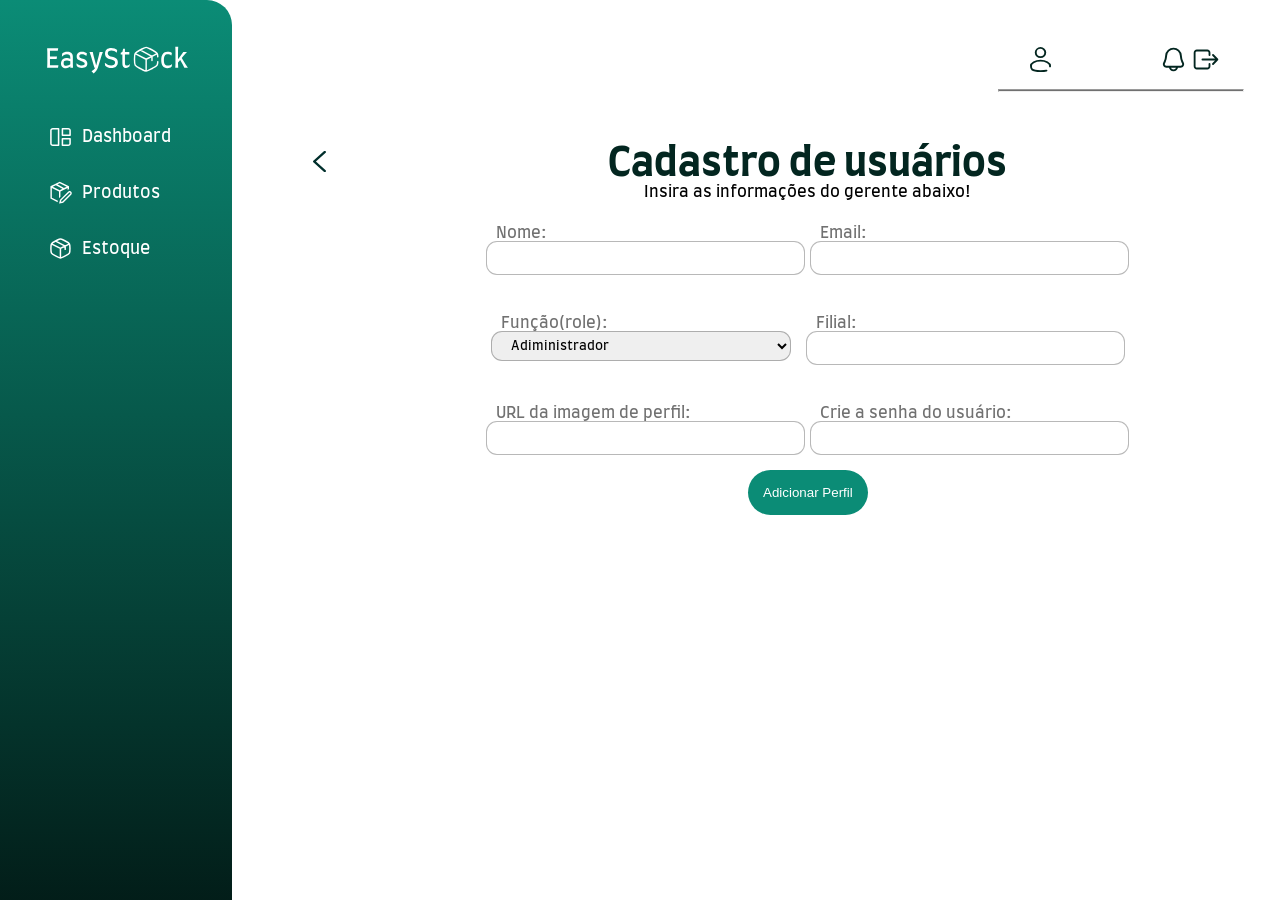
<file: pages/cadastroADM.html>
<!DOCTYPE html>
<html lang="pt-br">
<head>
    <meta charset="UTF-8">
    <meta name="viewport" content="width=device-width, initial-scale=1.0">
    <link rel="preconnect" href="https://fonts.googleapis.com">
    <link rel="preconnect" href="https://fonts.gstatic.com" crossorigin>
    <link rel="icon" href="/assets/icons/icone-aba.svg" type="image/x-icon">
    <link href="https://fonts.googleapis.com/css2?family=Farro:wght@300;400;500;700&display=swap" rel="stylesheet">
    <title>EasyStock</title>
    <link rel="stylesheet" href="../css/global.css">
</head>
<body>
    
    <nav>
        <!-- Logo -->
        <img class="logo"    src="../assets/icons/logo.svg" alt="Logo EasyStock">
        <!-- barra de opções -->

        
        <ul>
            <li>
                <img src="../assets/icons/dashboard-icone.svg" alt="dashboard">
                <a href="home.html">Dashboard</a>
            </li>
            <li>
                <img src="../assets/icons/produtos-icon.svg" alt="produtos">
                <a href="produtos.html">Produtos</a>
            </li>
            <li>
                <img src="../assets/icons/Estoque-icon.svg" alt="estoque">
                <a href="estoque.html">Estoque</a>
            </li>
            
        </ul>

    </nav>
    <main> 
    
        <!-- Parte do  perfil   -->
        <section >
            <div class="navPerfil">
                <a href="/pages/perfil.html">
                    <img src="/assets/icons/icone-user-verde.svg" alt="usuario">
                </a>

                <p id="nav-nome"></p>
                

                <div>
                    <img src="/assets/icons/icone-notificacoes.svg" alt="">
                    <img src="/assets/icons/icone-sair-verde.svg" alt="" onclick="sair()">
                </div>
            </div>
            <hr>
        </section>
        <section class="container-cadastro">
            <a href="../pages/gerentes.html"><img src="../assets/icons/voltar.svg" alt=""></a>
            <div class="cadastro-title">
                    <h1>Cadastro de usuários</h1>
                    <p>Insira as informações do gerente abaixo!</p>
            </div>

            <form id="container-label-cadastro">
                <div class="linha-cadastro">
                    <div>
                        <label for="codigo">Nome:</label><br>
                        <input type="text" id="nome">
                    </div>

                    <div>
                        <label for="nome">Email:</label><br>
                        <input type="text" id="email">
                    </div>
                </div>

                <div class="linha-cadastro">
                    <div>
                        <label for="categoria">Função(role):</label><br>
                        <select name="funçoes" id="roles">
                            <option value="admin">Adiministrador</option>
                            <option value="gerente">Gerente</option>
                        </select>
                    </div>
                    
                    <div>
                        <label for="filial">Filial:</label><br>
                        <input type="number" id="filial" min="0" max="3">
                    </div>
                </div>

                <div class="linha-cadastro">
                    <div>
                        <label for="url">URL da imagem de perfil:</label><br>
                        <input type="text" id="url">
                    </div>

                    <div>
                        <label for="senha">Crie a senha do usuário:</label><br>
                        <input type="password" id="senha">
                    </div>
                </div>

            
            <div class="btn-add-produto">
                <button type="submit">Adicionar Perfil</button>
            </div>
         </form>
        </section>
    </main>
    <script src="../js/cadastroADM.js"></script>
  
</body>
</html>
</file>
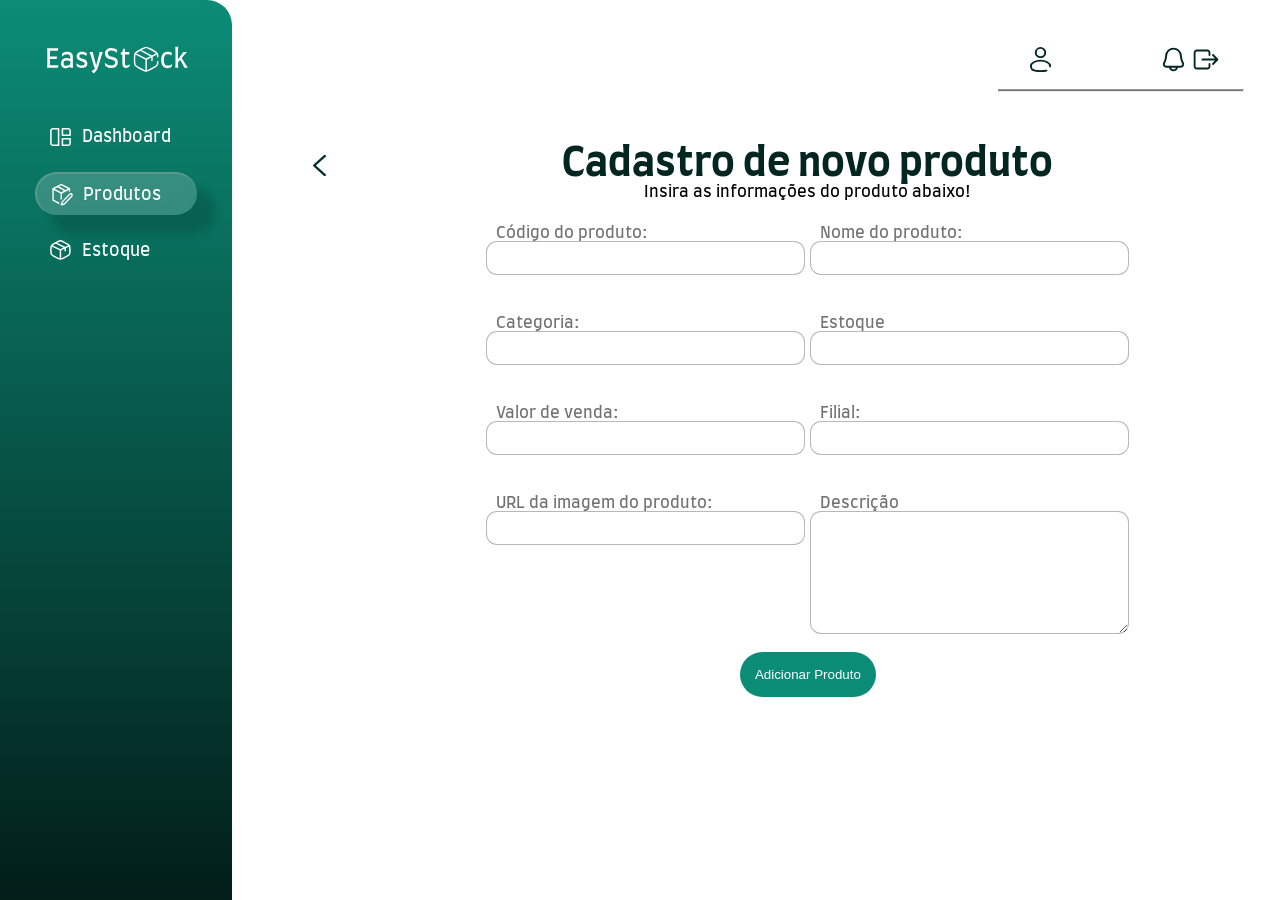
<file: pages/cadastroProdutos.html>
<!DOCTYPE html>
<html lang="en">
<head>
    <meta charset="UTF-8">
    <meta name="viewport" content="width=device-width, initial-scale=1.0">
    <link rel="preconnect" href="https://fonts.googleapis.com">
    <link rel="preconnect" href="https://fonts.gstatic.com" crossorigin>

    <link rel="icon" href="/assets/icons/icone-aba.svg" type="image/x-icon">

    <link href="https://fonts.googleapis.com/css2?family=Farro:wght@300;400;500;700&display=swap" rel="stylesheet">
    <title>EasyStock</title>
    <link rel="stylesheet" href="../css/global.css">
</head>
<body>
    <nav>
        <!-- Logo -->
        <img class="logo"    src="../assets/icons/logo.svg" alt="Logo EasyStock">
        <!-- barra de opções -->

        
        <ul>
            <li>
                <img src="../assets/icons/dashboard-icone.svg" alt="dashboard">
                <a href="home.html">Dashboard</a>
            </li >
            <li class="ativo">
                <img src="../assets/icons/produtos-icon.svg" alt="produtos">
                <a href="produtos.html">Produtos</a>
            </li>
            <li>
                <img src="../assets/icons/Estoque-icon.svg" alt="estoque">
                <a href="estoque.html">Estoque</a>
            </li>
        </ul>


    </nav>
    <main> 
    
        <!-- Parte do  perfil   -->
        <section >
            <div class="navPerfil">
                <a href="../pages/perfil.html">
                    <img src="../assets/icons/icone-user-verde.svg" alt="usuario">
                </a>

                <p id="nav-nome"></p>
                

                <div>
                    <img src="../assets/icons/icone-notificacoes.svg" alt="">
                    <img src="../assets/icons/icone-sair-verde.svg" alt="" onclick="sair()">
                </div>
            </div>
            <hr>
        </section>

        <!-- Parte do Cadastro -->

        <section class="container-cadastro">
            <a href="../pages/produtos.html"><img src="../assets/icons/voltar.svg" alt=""></a>
            <div class="cadastro-title">
                    <h1>Cadastro de novo produto</h1>
                    <p>Insira as informações do produto abaixo!</p>
            </div>

            <form id="container-label-cadastro">
                <div class="linha-cadastro">
                    <div>
                        <label for="codigo">Código do produto:</label><br>
                        <input type="text" id="codigo">
                    </div>

                    <div>
                        <label for="nome">Nome do produto:</label><br>
                        <input type="text" id="nome">
                    </div>
                </div>

                <div class="linha-cadastro">
                    <div>
                        <label for="categoria">Categoria:</label><br>
                        <input type="text" id="categoria">
                    </div>
                    <div>
                        <label for="estoque">Estoque</label><br>
                        <input type="number" id="estoque"  min="0" />
                    </div>
                </div>

                <div class="linha-cadastro">
                    <div>
                        <label for="venda">Valor de venda:</label><br>
                        <input type="number" id="venda" min="0" max="10000">
                    </div>

                    <div>
                        <label for="filial">Filial:</label><br>
                        <input type="number" id="filial" min="0" max="10">
                    </div>

                </div>

                
                <div class="linha-cadastro">
                    <div>
                        <label for="url">URL da imagem do produto:</label><br>
                        <input type="text" id="url">
                    </div>

                    <div>
                        <label for="descricao">Descrição</label><br>
                        <textarea name="descrição" id="descricao"></textarea>
                    </div>
                </div>
                
            </div>
            <div class="btn-add-produto">
                <button type="submit">Adicionar Produto</button>
            </div>

        </section>
    </main>
    
</body>
<script src="../js/cadastroProdutos.js"></script>
</html>
</file>
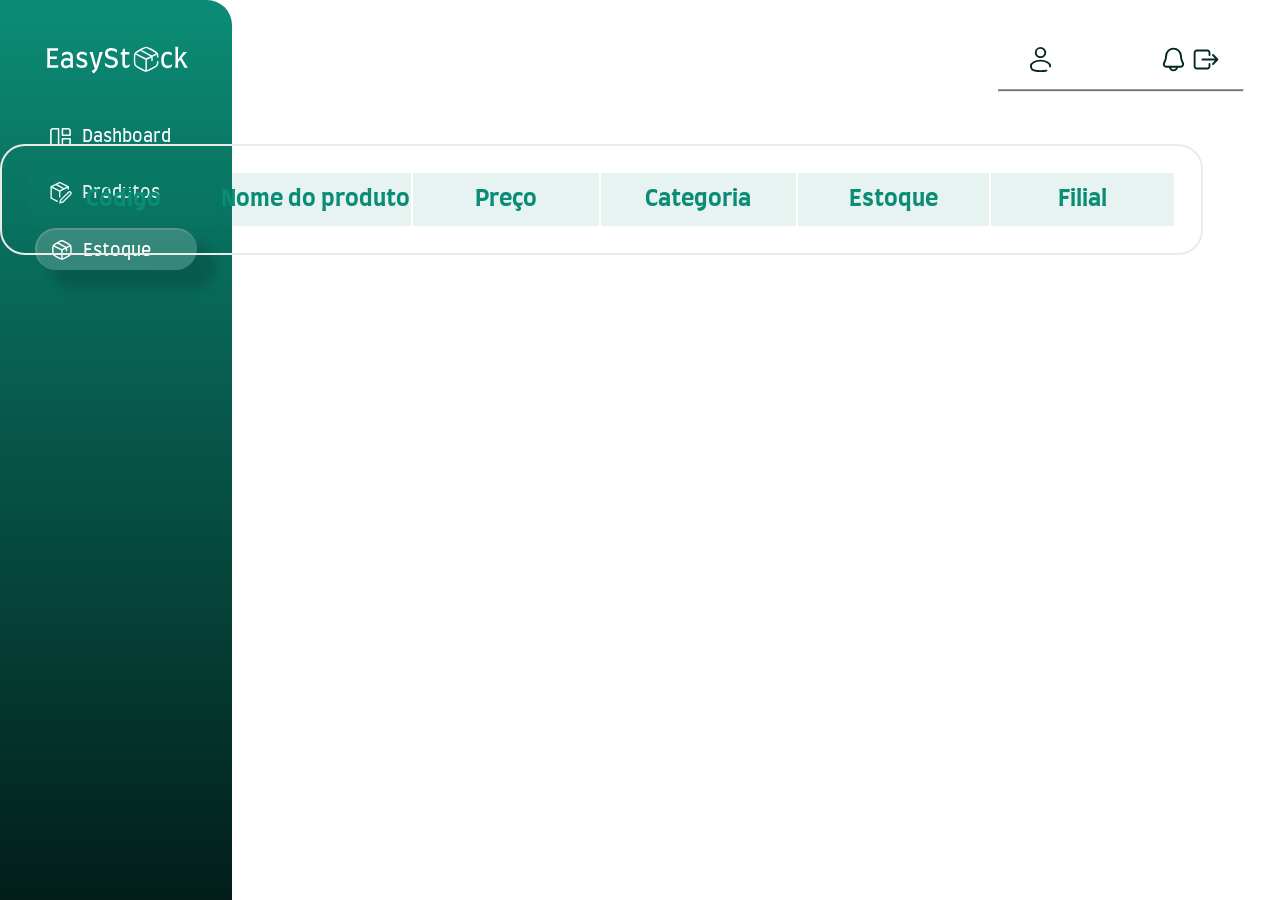
<file: pages/estoque.html>
<!DOCTYPE html>
<html lang="en">
<head>
    <meta charset="UTF-8">
    <meta name="viewport" content="width=device-width, initial-scale=1.0">
    <link rel="preconnect" href="https://fonts.googleapis.com">
    <link rel="preconnect" href="https://fonts.gstatic.com" crossorigin>
    <link rel="icon" href="../assets/icons/icone-aba.svg" type="image/x-icon">
    <link href="https://fonts.googleapis.com/css2?family=Farro:wght@300;400;500;700&display=swap" rel="stylesheet">
    <title>EasyStock</title>
    <link rel="stylesheet" href="../css/global.css">
</head>
<body>
    <nav>
        <!-- Logo -->
        <img class="logo"    src="../assets/icons/logo.svg" alt="Logo EasyStock">
        <!-- barra de opções -->

        
        <ul>
            <li>
                <img src="../assets/icons/dashboard-icone.svg" alt="dashboard">
                <a href="home.html">Dashboard</a>
            </li >
            <li>
                <img src="../assets/icons/produtos-icon.svg" alt="produtos">
                <a href="produtos.html">Produtos</a>
            </li>
            <li class="ativo">
                <img src="../assets/icons/Estoque-icon.svg" alt="estoque">
                <a href="estoque.html">Estoque</a>
            </li>
            
        </ul>


    </nav>
    <main> 
    
        <!-- Parte do  perfil   -->
        <section >
            <div class="navPerfil">
                <a href="../pages/perfil.html">
                    <img src="../assets/icons/icone-user-verde.svg" alt="usuario">
                </a>

                <p id="nav-nome"></p>
                

                <div>
                    <img src="../assets/icons/icone-notificacoes.svg" alt="">
                    <img src="../assets/icons/icone-sair-verde.svg" alt="" onclick="sair()">
                </div>
            </div>
            <hr>
        </section>

        <section class="conteudo-tabela">
            <table class="tabela-estoque">
                <!-- Titulo da tabelas / colunas  -->
                <thead class="title-estoque">
                    <tr >
                        <th>Código</th>
                        <th>Nome do produto</th>
                        <th>Preço</th>
                        <th>Categoria</th>
                        <th>Estoque</th>
                        <th>Filial</th>
                    </tr>
                </thead>

                <!-- Corpo/ informações e linhas da tebela -->
                <tbody id ="linha-estoque">
                    
                </tbody>

            </table>
        </section>
    </main>
    
</body>
<script src="../js/estoque.js"></script>
</html>
</file>
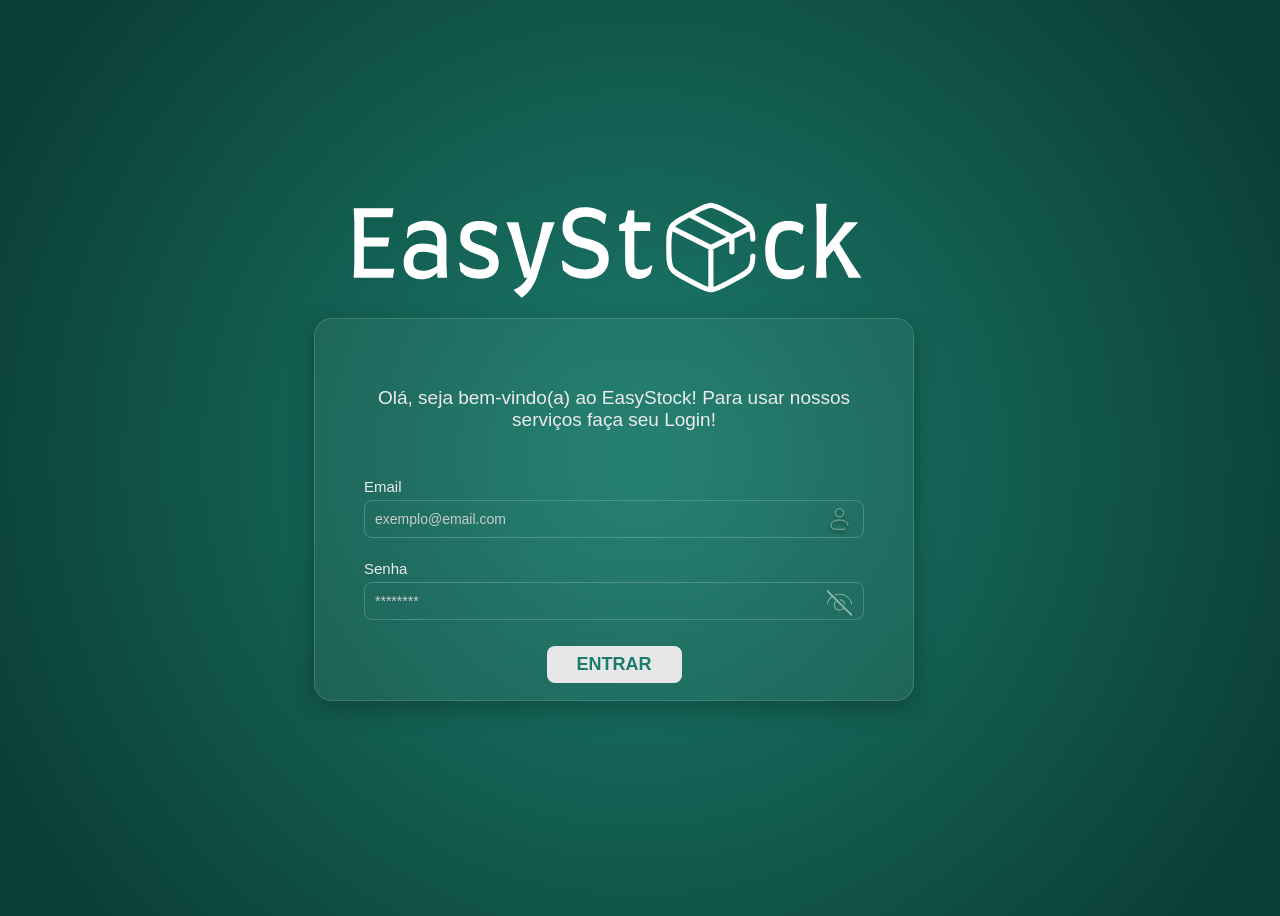
<file: pages/gerentes.html>
<!DOCTYPE html>
<html lang="pt-br">

<head>
    <meta charset="UTF-8">
    <meta name="viewport" content="width=device-width, initial-scale=1.0">
    <link rel="preconnect" href="https://fonts.googleapis.com">
    <link rel="preconnect" href="https://fonts.gstatic.com" crossorigin>
    <link href="https://fonts.googleapis.com/css2?family=Farro:wght@300;400;500;700&display=swap" rel="stylesheet">
    <title>EasyStock</title>
    <link rel="icon" href="../assets/icons/icone-aba.svg" type="image/x-icon">
    <link rel="stylesheet" href="../css/global.css">

</head>

<body>


    <img src="../assets/images/fundo.png" class="fundo">

    <nav>
        <!-- Logo -->
        <img class="logo" src="../assets/icons/logo.svg" alt="Logo EasyStock">
        <!-- barra de opções -->


        <ul>
            <li>
                <img src="../assets/icons/dashboard-icone.svg" alt="dashboard">
                <a href="home.html">Dashboard</a>
            </li>
            <li>
                <img src="../assets/icons/produtos-icon.svg" alt="produtos">
                <a href="produtos.html">Produtos</a>
            </li>
            <li>
                <img src="../assets/icons/Estoque-icon.svg" alt="estoque">
                <a href="estoque.html">Estoque</a>
            </li>
        </ul>
    </nav>

    <section>
        <div class="navPerfil">
            <a href="../pages/perfil.html">
                <img src="../assets/icons/icone-user-verde.svg" alt="usuario">
            </a>

            <p id="nav-nome"></p>


            <div>
                <img src="../assets/icons/icone-notificacoes.svg" alt="">
                <img src="../assets/icons/icone-sair-verde.svg" alt="" onclick="sair()">
            </div>
        </div>
        <hr>
    </section>

    <section class="section-gerentes">
        <h1 class="title-gerentes-pag">Seus gerentes</h1>

        <section class="conteudo-gerentes">
            <table class="tabela-gerentes">
                <!-- Titulo da tabelas / colunas  -->
                <thead class="title-gerentes-tabela">
                    <tr>
                        <th>Foto de perfil</th>
                        <th>Nome</th>
                        <th>Email</th>
                        <th style="min-width: 100px">Funções</th>
                    </tr>
                </thead>

                <!-- Corpo/ informações e linhas da tebela -->
                <tbody id="linha-estoque">
                    

                </tbody>

            </table>


        </section>

        <div></div>
        <div></div>
    </section>


    <script src="../js/gerente.js"></script>
</body>

</html>
</file>
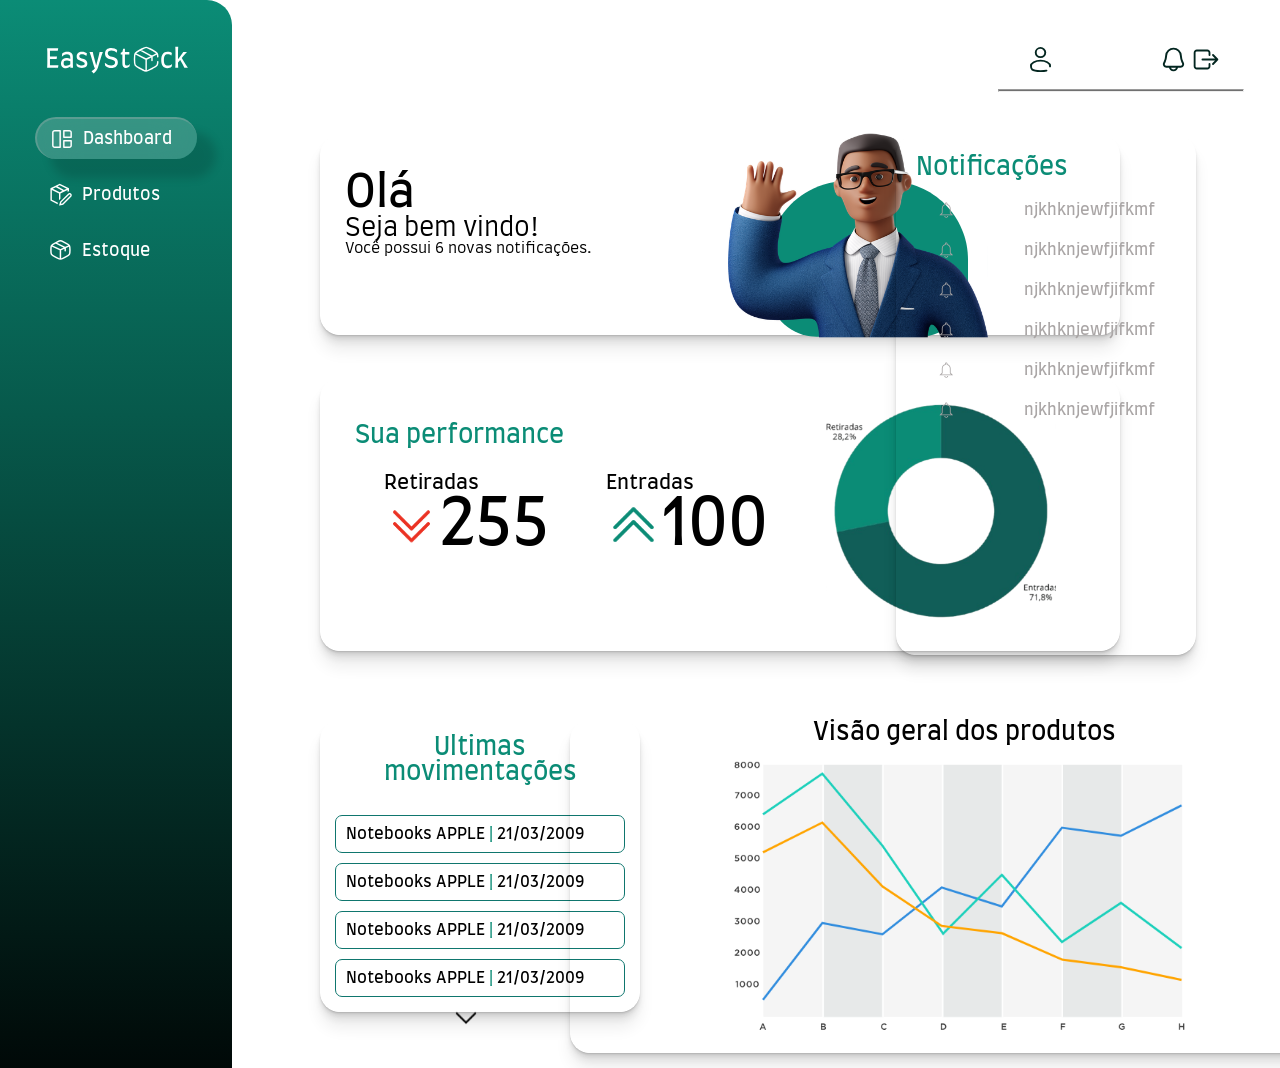
<file: pages/home.html>
<!DOCTYPE html>
<html lang="en">
<head>
    <meta charset="UTF-8">
    <meta name="viewport" content="width=device-width, initial-scale=1.0">
    <link rel="preconnect" href="https://fonts.googleapis.com">
    <link rel="preconnect" href="https://fonts.gstatic.com" crossorigin>
    <link rel="icon" href="../assets/icons/icone-aba.svg" type="image/x-icon">
    <link href="https://fonts.googleapis.com/css2?family=Farro:wght@300;400;500;700&display=swap" rel="stylesheet">
    <title>EasyStock</title>
    <link rel="stylesheet" href="../css/global.css">
</head>
<body>
    <nav>
        <!-- Logo -->
        <a href="../pages/login.html"><img class="logo"    src="../assets/icons/logo.svg" alt="Logo EasyStock"></a>
        <!-- barra de opções -->

        
        <ul>
            <li class="ativo">
                <img src="../assets/icons/dashboard-icone.svg" alt="dashboard">
                <a href="home.html">Dashboard</a>
            </li >
            <li >
                <img src="../assets/icons/produtos-icon.svg" alt="produtos">
                <a href="produtos.html">Produtos</a>
            </li>
            <li>
                <img src="../assets/icons/Estoque-icon.svg" alt="estoque">
                <a href="estoque.html">Estoque</a>
            </li>
            
        </ul>

    </nav>
    <main> 
    
        <!-- Parte do  perfil   -->
        <section >
            <div class="navPerfil">
                <a href="../pages/perfil.html">
                    <img src="../assets/icons/icone-user-verde.svg" alt="usuario">
                </a>

                <p id="nav-nome"></p>
                

                <div>
                    <img src="../assets/icons/icone-notificacoes.svg" alt="">
                    <img src="../assets/icons/icone-sair-verde.svg" alt="" onclick="sair()">
                </div>
            </div>
            <hr>
        </section>
    </main>

    <div class="container-ola">
        <div class="ola-titles">
            <h1>Olá <span id="nome-home">  </span></h1>
            <p class="title-ola-2">Seja bem vindo!</p>
            <h4 class="title-ola-3">Você possui 6 novas notificações.</h4>
        </div>
 
        <img src="../assets/icons/retangulo.svg" class="imagens-retangulo" >
        <img src="../assets/icons/business-man.svg" class="imagens-businessman">
    </div>

    <div class="container-sua-performance">
        <p class="title-performance">Sua performance</p>
        <div class="retiradas-entradas">

            <div class="retirada-vermelho">
                <p class="retiradas">Retiradas</p>
                <div class="info-retiradas">
                    <img src="../assets/icons/seta-para-baixo.svg" class="seta-para-baixo">
                    <p class="info-num-1">255</p>
                </div>
            </div>
    
            <div class="entrada-verde">
                <p class="entradas">Entradas</p>
                <div class="info-entradas">
                    <img src="../assets/icons/seta-para-cima.svg" class="seta-para-cima">
                    <P class="info-num-2">100</P>
                </div>
            </div>
    
            <div class="grafico-1">
                <img src="../assets/icons/grafico-redondo.svg" class="grafico-redondo">
            </div>
        </div>
    </div>

    <div class="container-notificacoes">
        <p class="title-notificacoes">Notificações</p>

        <ul>
            
            <li>
                <img src="../assets/icons/sino-notificacoes.svg" >
                <p>njkhknjewfjifkmf</p>
            </li>

            <li>
                <img src="../assets/icons/sino-notificacoes.svg" >
                <p>njkhknjewfjifkmf</p>
            </li>

            <li>
                <img src="../assets/icons/sino-notificacoes.svg" >
                <p>njkhknjewfjifkmf</p>
            </li>

            <li>
                <img src="../assets/icons/sino-notificacoes.svg" >
                <p>njkhknjewfjifkmf</p>
            </li>

            <li>
                <img src="../assets/icons/sino-notificacoes.svg" >
                <p>njkhknjewfjifkmf</p>
            </li>

            <li>
                <img src="../assets/icons/sino-notificacoes.svg">
                <p>njkhknjewfjifkmf</p>
            </li>
        </ul>
    </div>

    <div class="container-movimentacoes">
        <p class="title-movimentacoes">Ultimas movimentações</p>
        <ul>
            <li>Notebooks APPLE  <span>|</span> 21/03/2009</li>
            <li>Notebooks APPLE  <span>|</span> 21/03/2009</li>
            <li>Notebooks APPLE  <span>|</span> 21/03/2009</li>
            <li>Notebooks APPLE  <span>|</span> 21/03/2009</li>
        </ul>
        <img src="../assets/icons/seta.svg">
    </div>

    <div class="container-visao">
        <p class="title-visao">Visão geral dos produtos</p>
        <img src="../assets/icons/grafico-grande.svg" alt="">

    </div>

    <script src="../js/home.js"></script>
</body>
</html>
</file>
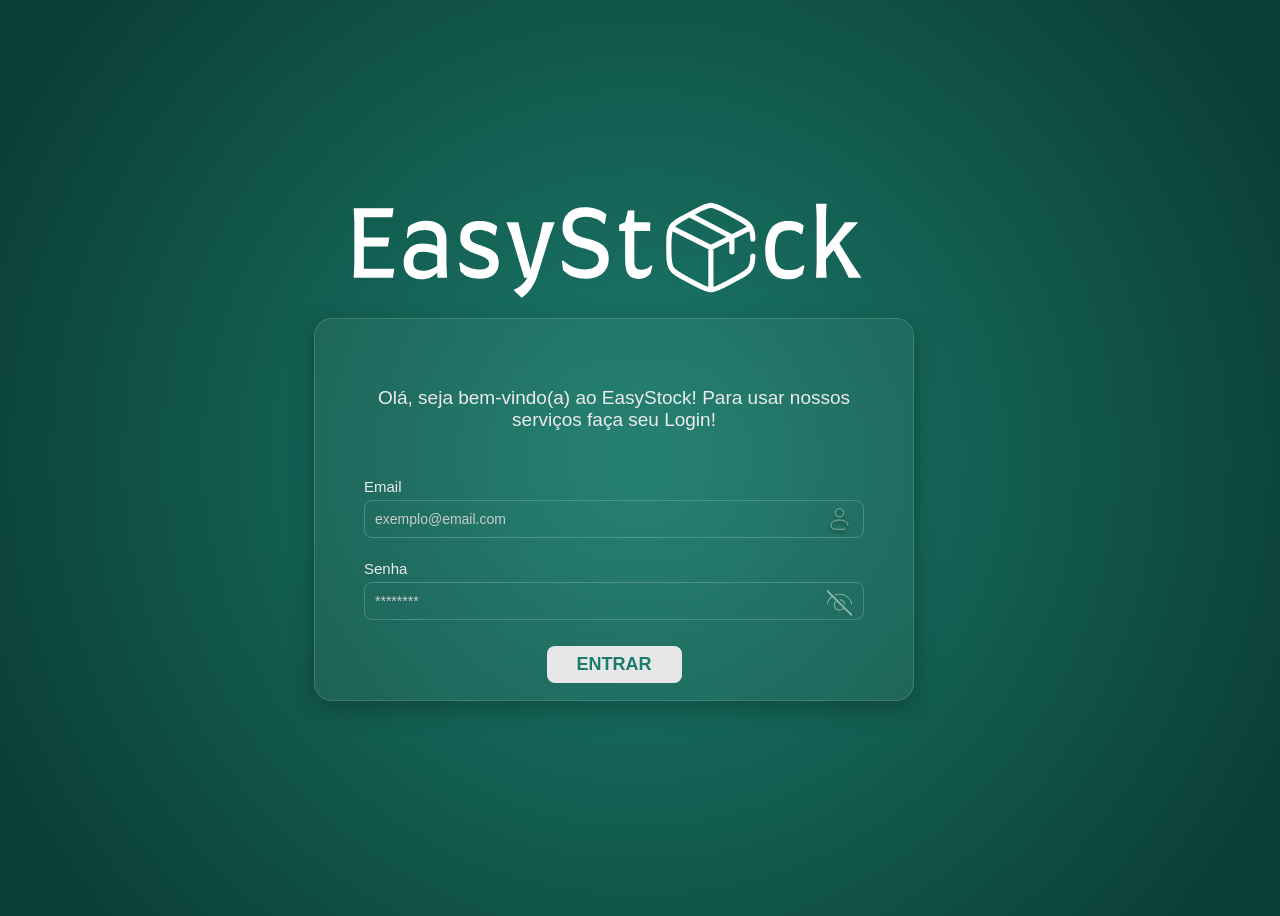
<file: pages/login.html>
<!DOCTYPE html>
<html lang="pt-br">

<head>
    <meta charset="UTF-8">
    <meta name="viewport" content="width=device-width, initial-scale=1.0">
    <link rel="icon" href="/assets/icons/icone-aba.svg" type="image/x-icon">
    <title>EasyStock</title>
    <link rel="stylesheet" href="../css/login.css">
    <link rel="logo.png" href="assets">
    
</head>

<body class="body-login">

    <div class="container">
        <div class="logo-login">
            <img src="../assets/icons/logo.svg" alt="EasyStock Logo">
        </div>
        <div class="login-card">
            <p class="welcome">
                Olá, seja bem-vindo(a) ao EasyStock! Para usar nossos serviços faça seu Login!
            </p>

            <form id="loginForms">
                <div class="input-group">
                    <label>Email</label>
                    <div class="input-box">
                        <input type="email" id="email" placeholder="exemplo@email.com">
                        <span class="icon">
                            <img src="../assets/icons/IconMan.svg" alt="User">
                        </span>
                    </div>

                    <div class="input-group">
                        <label>Senha</label>
                        <div class="input-box">
                            <input type="password" id="input-senha" placeholder="********">
                            <button type="button" arial-label="Mostrar senha" id="olho-senha" onclick="verSenha()"></button>

                        </div>
                        <button class="btn-entrar" type="submit">ENTRAR</button>
                        
                    </div>
                </div>
            </form>
        </div>
    </div>
    <script src="../js/login.js"></script>
</body>
</html>
</file>
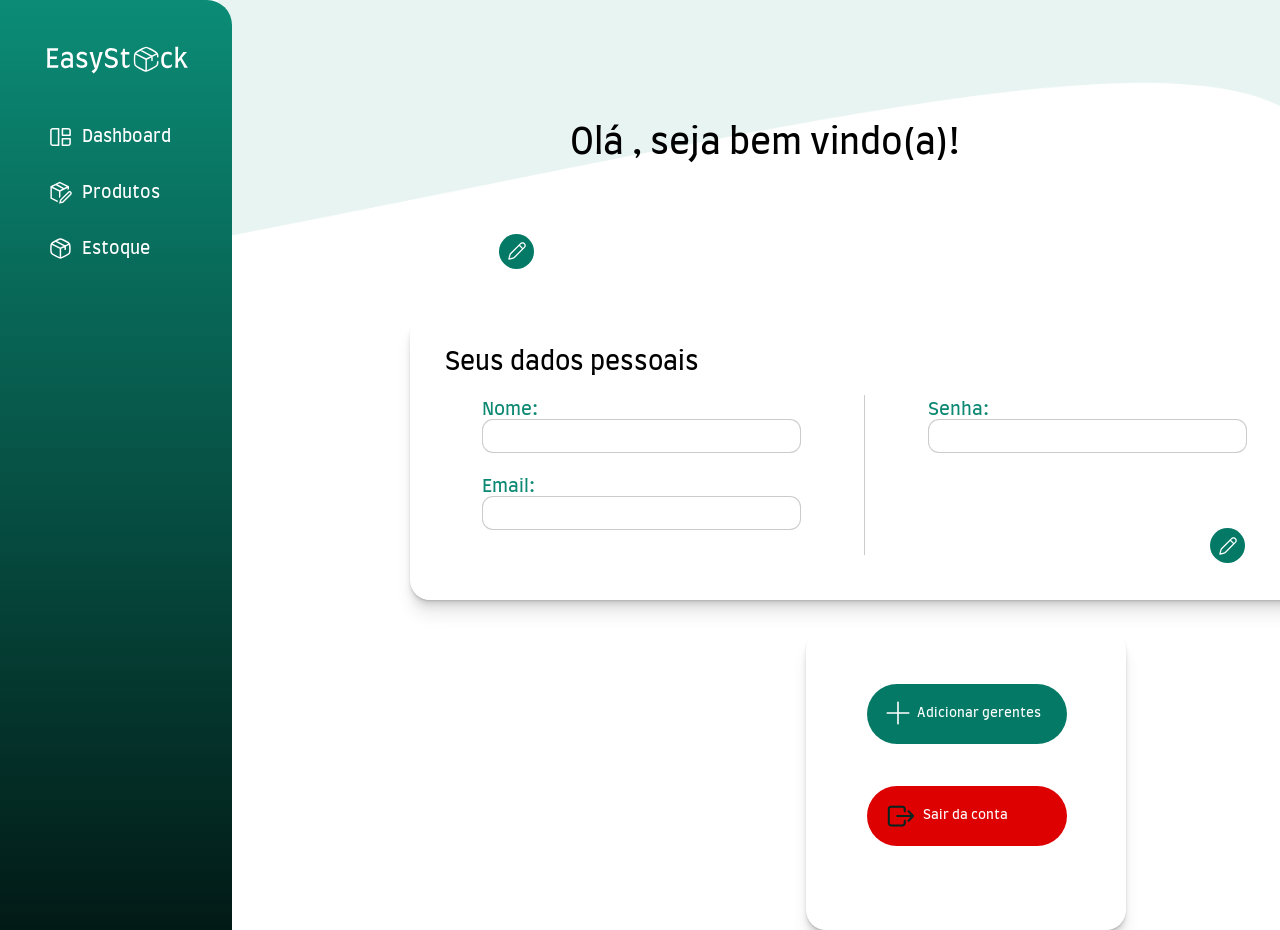
<file: pages/perfil.html>
<!DOCTYPE html>
<html lang="pt-br">
<head>
    <meta charset="UTF-8">
    <meta name="viewport" content="width=device-width, initial-scale=1.0">
    <link rel="preconnect" href="https://fonts.googleapis.com">
    <link rel="preconnect" href="https://fonts.gstatic.com" crossorigin>
    <link href="https://fonts.googleapis.com/css2?family=Farro:wght@300;400;500;700&display=swap" rel="stylesheet">
    <title>EasyStock</title>
    <link rel="icon" href="../assets/icons/icone-aba.svg" type="image/x-icon">
    <link rel="stylesheet" href="../css/global.css">

</head>

<body>


    <img src="../assets/images/fundo.png" class="fundo">

    <nav>
        <!-- Logo -->
        <img class="logo" src="../assets/icons/logo.svg" alt="Logo EasyStock">
        <!-- barra de opções -->


        <ul>
            <li>
                <img src="../assets/icons/dashboard-icone.svg" alt="dashboard">
                <a href="home.html">Dashboard</a>
            </li>
            <li>
                <img src="../assets/icons/produtos-icon.svg" alt="produtos">
                <a href="produtos.html">Produtos</a>
            </li>
            <li>
                <img src="../assets/icons/Estoque-icon.svg" alt="estoque">
                <a href="estoque.html">Estoque</a>
            </li>
        </ul>
    </nav>

    <div class="perfil">
        <img class="foto-perfil" id="fotoperfil">

        <div class="msg-ola" >
            <h1>Olá <span id="nomePerfil"></span>, seja bem vindo(a)!</h1>
            
        </div>

        <div class="btn-personalizar-foto">
            <button class="btn-personalizar"><img src="../assets/icons/lapis-branco-icon.svg" alt=""></button>
        </div>
    </div>


    <div class="dados-container">
        <p>Seus dados pessoais</p>

        <form class="dados-pessoais">
            <fieldset class="fieldset">
                <label for="nome">Nome:</label><br>
                <input type="text" id="nome"><br>

                <label for="email">Email:</label><br>
                <input type="email" id="email"><br>
            </fieldset>

            <div class="divisao"></div>

            <fieldset class="fieldset">
                <label for="senha">Senha:</label><br>
                <input type="password" id="senha">
            </fieldset>
        </form>

        <div class="btn-personalizar-dados">
            <button class="btn-personalizar-2"><img src="../assets/icons/lapis-branco-icon.svg" alt=""></button>
        </div>
    </div>


    <div class="gerentes-container" id="gerentes-container"  style="display: none">
        <p class="gerentes-title"> <a href="gerentes.html">Seus gerentes</a></p>
        <ul>
            <li>
                <div> <img id="ft-perfil-gerente">
                        <span id="nome-gerente"></span>
                </div>
                <div>  
                    <img src="../assets/icons/lixo-icon.svg" alt="lixo-icon" class="icons-gerente-1">
                    <img src="../assets/icons/lapis-icon.svg" alt="lapis-icon" class="icons-gerente-2">
                </div> 
            </li>

            <li> 
                <div> <img id="ft-perfil-gerente" >
                        <span id="nome-gerente"></span> 
                </div>
                <div> 
                    <img src="../assets/icons/lixo-icon.svg" alt="lixo-icon" class="icons-gerente-1">
                    <img src="../assets/icons/lapis-icon.svg" alt="lapis-icon" class="icons-gerente-2">
                </div>
            </li>

            <li> 
                <div>
                    <img id="ft-perfil-gerente">
                    <span id="nome-gerente"></span>
                </div>
                <div>
                    <img src="../assets/icons/lixo-icon.svg" alt="lixo-icon" class="icons-gerente-1">
                    <img src="../assets/icons/lapis-icon.svg" alt="lapis-icon" class="icons-gerente-2">
                </div> 

        </ul>
    </div>


    <div class="btn-container">
        <button class="btn-adicionar" id="addGerentes">
            <img src="../assets/icons/mais-icon.svg" alt="mais-icon"  class="btn-icon-1">
            <p><a href="cadastroADM.html">Adicionar gerentes</a></p>
        </button>

        <button class="btn-sair" onclick="sair()">
            <img src="../assets/icons/sair-icon.svg" alt="" class="btn-icon-2" >
            <p>Sair da conta</p>
        </button>
    </div>

    
    <script src="../js/perfil.js"></script>
    <br><br><br>
</body>

</html>
</file>
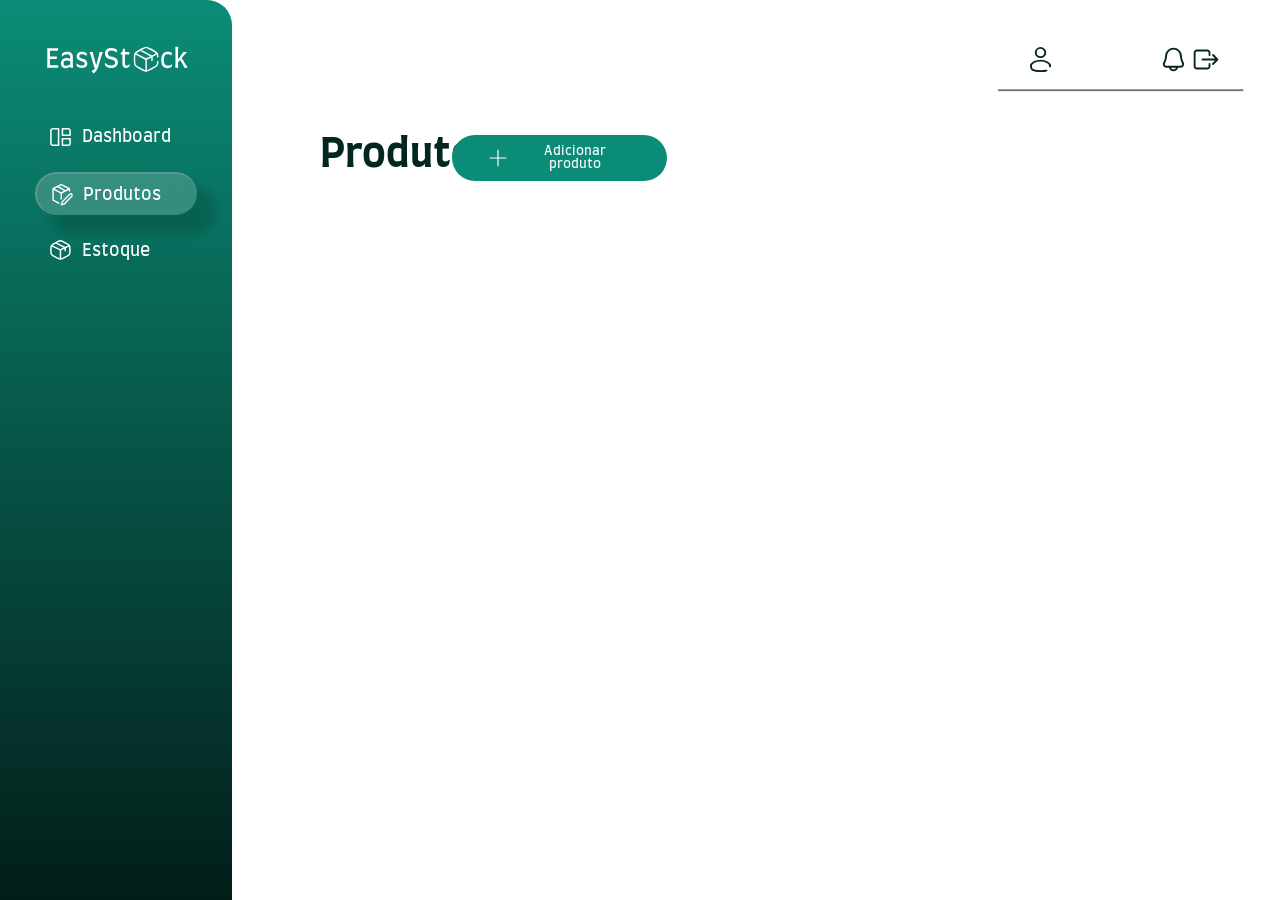
<file: pages/produtos.html>
<!DOCTYPE html>
<html lang="en">
<head>
    <meta charset="UTF-8">
    <meta name="viewport" content="width=device-width, initial-scale=1.0">
    <link rel="preconnect" href="https://fonts.googleapis.com">
    <link rel="preconnect" href="https://fonts.gstatic.com" crossorigin>
    <link rel="icon" href="/assets/icons/icone-aba.svg" type="image/x-icon">
    <link href="https://fonts.googleapis.com/css2?family=Farro:wght@300;400;500;700&display=swap" rel="stylesheet">
    <title>EasyStock</title>
    <link rel="stylesheet" href="../css/global.css">
</head>

<body>
    <nav>
        <!-- Logo -->
        <img class="logo"    src="../assets/icons/logo.svg" alt="Logo EasyStock">
        <!-- barra de opções -->
        
    <ul>
            <li>
                <img src="../assets/icons/dashboard-icone.svg" alt="dashboard">
                <a href="home.html">Dashboard</a>
            </li >
            <li class="ativo">
                <img src="../assets/icons/produtos-icon.svg" alt="produtos">
                <a href="produtos.html">Produtos</a>
            </li>
            <li>
                <img src="../assets/icons/Estoque-icon.svg" alt="estoque">
                <a href="estoque.html">Estoque</a>
            </li>
        </ul>


    </nav> 
    
    <main> 
    
        <!-- Parte do  perfil   -->
            <div class="navPerfil">
                <a href="../pages/perfil.html">
                    <img src="../assets/icons/icone-user-verde.svg" alt="usuario">
                </a>

                <p id="nav-nome"></p>
                

                <div>
                    <img src="../assets/icons/icone-notificacoes.svg" alt="">
                    <img src="../assets/icons/icone-sair-verde.svg" alt="" onclick="sair()">
                </div>
            </div>
            <hr>

        <!-- Parte dos produtos em si -->
        <section class="Produtos-container">
            <div class="title">
                <h1>Produtos</h1>
                <button class="add-produtos">
                    <a href="../pages/cadastroProdutos.html"> 
                        <img src="../assets/icons/mais-icon.svg" alt=""> Adicionar produto
                    </a>
                </button>
            </div>
            <div id="linhas">

            </div>
                

        </section>

    </main>
    
</body>
<script src="../js/produtos.js"></script>
</html>
</file>
<file: css/global.css>
@import url(login.css);
@import url(produtos.css);
@import url(navbar.css);
@import url(cadastroADM.css);
@import url(cadastroProduto.css);
@import url(home.css);
@import url(estoque.css);
@import url(historico.css);
@import url(perfil.css);
@import url(navPerfil.css);
@import url(gerentes.css);



* {
    margin: 0 auto;
    padding: 0 auto;
}

body{
    font-family: "Farro", sans-serif;
    display: flex;

}




:root{
    /* tons de verde */
    --verde1: #0B8C76;
    --verde2: #032620;
    --verde3: #115E59;

    --efeitoGlass {
        background-color: rgba(10, 4, 4, 0.1);
        border-radius: 25%;
        border-top: 1px solid rgba(255, 255, 255, 0.52) ;
        border-left: 1px solid rgba(255, 255, 255, 0.52) ;
    }

    /* Cores de texto */


}
</file>
<file: css/login.css>
.body-login {
  height: 100vh;
  background: radial-gradient(circle at center, #1b7c6d, #0b3f36 90%);
  display: flex;
  justify-content: center;
  align-items: center;
  overflow: hidden;
  font-family: "Farro", sans-serif;
}

/* Logo */
.logo-login {
  display: flex;
  align-items: center;
}

.logo-login img{
    width:98%;
    margin: 0 auto;
    display: block;
    transform: translateX(-20px);
    transform: translateY(-18px);
}

.logo-login h1 {
  color: white;
  font-size: 48px;
  margin-bottom: 25px;
}

.logo-login span {
    font-weight: 300;
}

.login-card {
  background: rgba(255, 255, 255, 0.05);
  backdrop-filter: blur(20px);
  padding: 49px;
  border-radius: 18px;
  width: 500px;
  color: #eaeaea;
  border: 1px solid rgba(255,255,255,0.15);
  box-shadow: 0 8px 25px rgba(0,0,0,0.25);
  transform: translateX(-26px);
}

.welcome {
  font-size: 19px;
  text-align: center;
  margin-bottom: 25px;
  color: #ececec;
  font-weight: 108px;
}

/* INPUTS */

.input-group {
  margin-bottom: 18px;
  text-align: left;
  transform: translateY(22px);
}

.input-group label {
  font-size: 15px;
  color: #ececec;
  margin-bottom: 5px;
  display: block;
}

.input-box {
  position: relative;
  width: 100%;
  display: flex;
  align-items: center;
}

.input-box input {
  width: 100%;
  padding: 10px 10px 10px 10px;
  padding-right: 9px;
  border-radius: 8px;
  border: 1px solid rgba(255,255,255,0.2);
  outline: none;
  background: transparent;
  color: white;
  font-size: 14px;
  box-sizing: border-box;

  position: relative;
}



#olho-senha {
  background: transparent url(/assets/icons/olhoFechado.svg) no-repeat center;
  border: none;
  cursor: pointer;
  align-items: center;
  text-align: center;

  position: absolute;
  top: 55%;
  right: 12px;

  width: 25px;
  height: 30px;
  padding: 0;
  transform: translateY(-50%);


}

.input-box input::placeholder {
  color: #ccc;
}

/* ÍCONES */

.icon {
  position: absolute;
  right: 12px;
  top: 60%;

  font-size: 13px;
  cursor: pointer;
  transform: translateY(-50%);
}

.icon img {
  width: 25px;
  height: auto;
}

/* BOTÃO */

.btn-entrar {
  display: block;
  margin: 20px auto 0;
  padding: 8px 30px;
  border-radius: 8px;
  border: none;
  background: #e7e7e7;
  color: #1b7c6d;
  font-size: 18px;
  font-weight: 700;
  cursor: pointer;
  transition: 0.2s;
  transform: translateY(6px);
}

.btn-entrar:hover {
  background: white;
  transform: scale(1.02);
}

.btn-entrar a{
  color: #1b7c6d;
  text-decoration: none;
}
</file>
